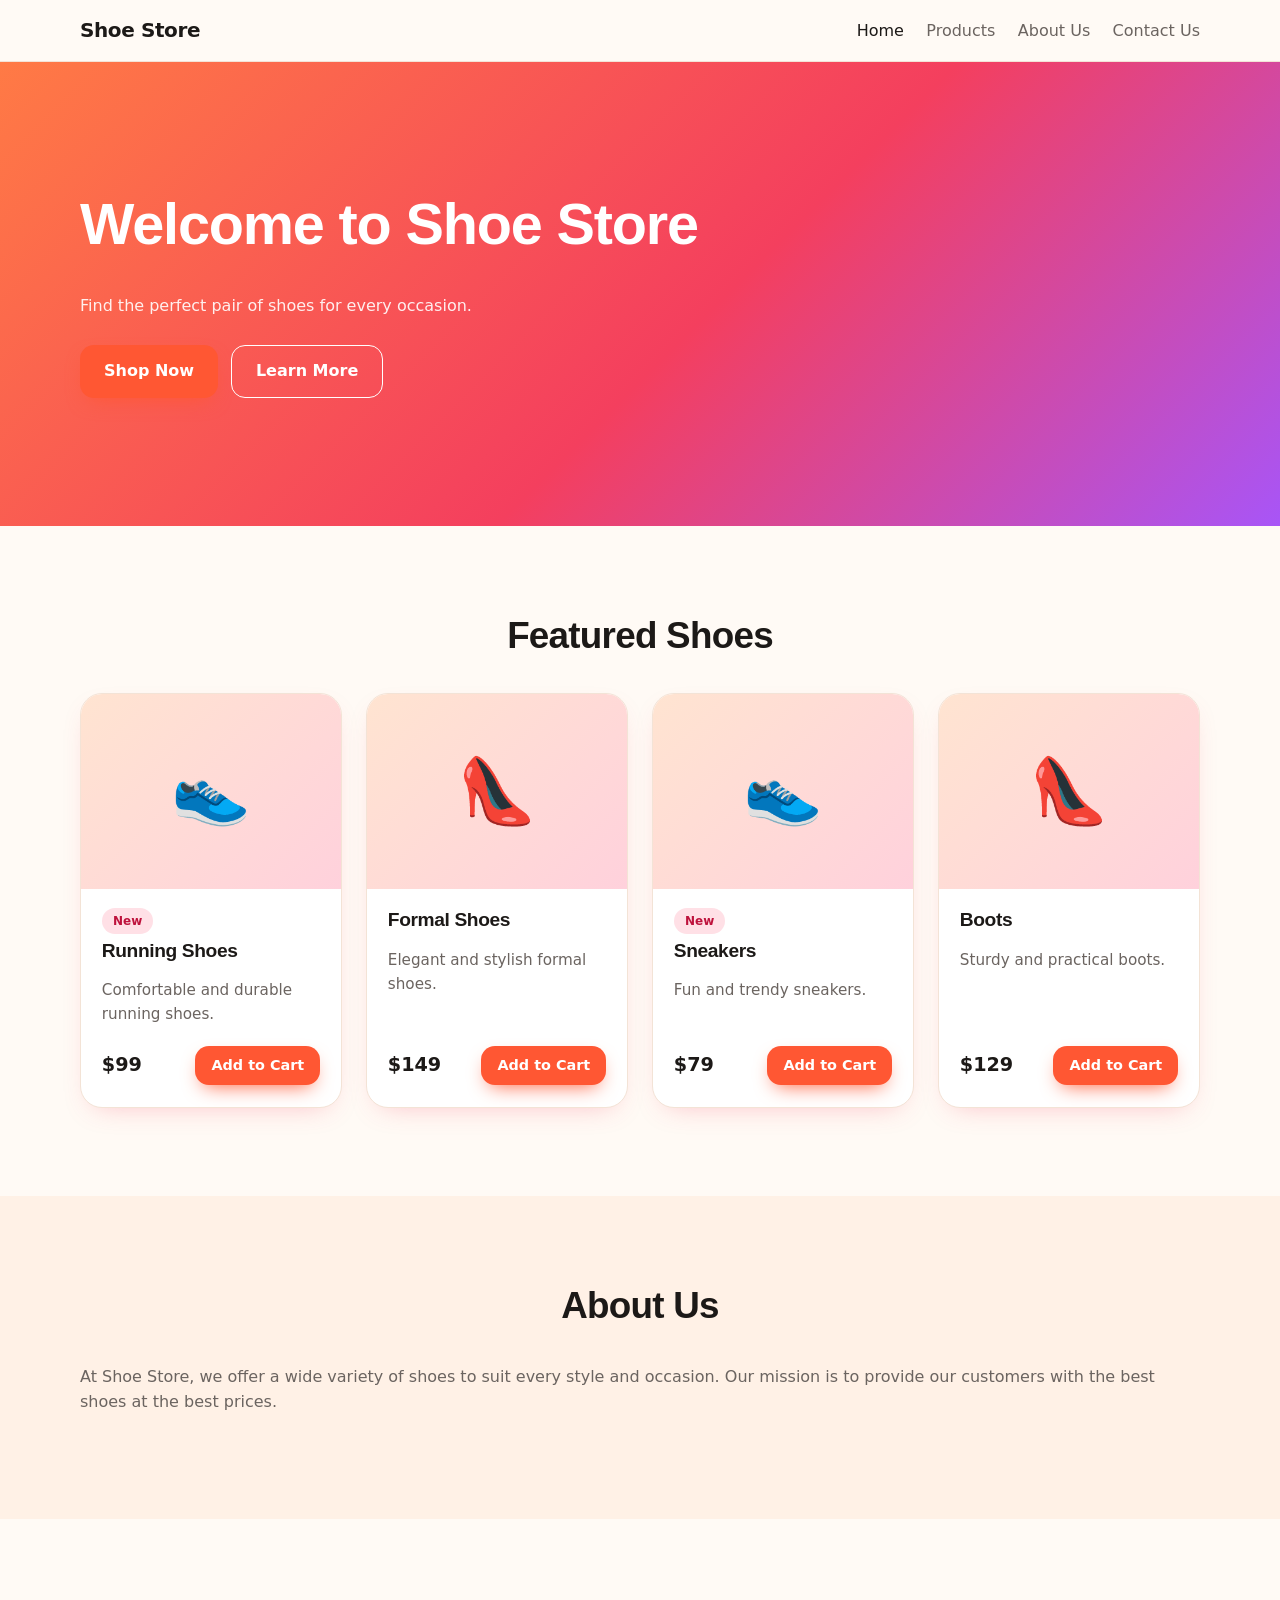
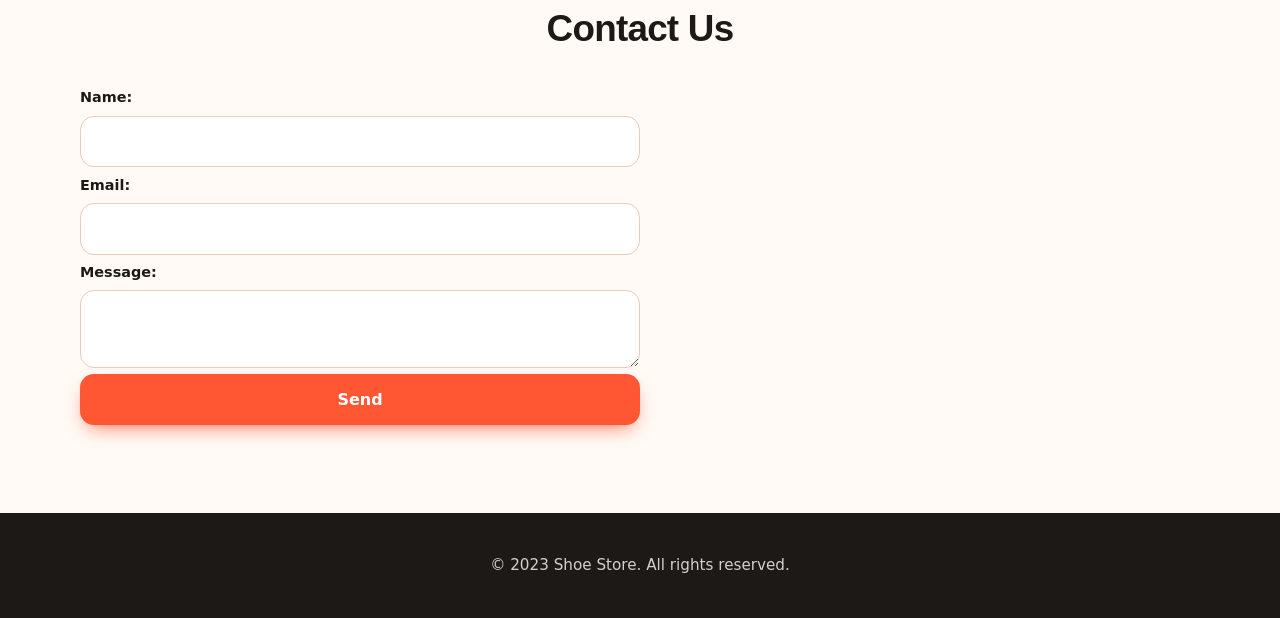
<file: samples/design_test/index.html>
<!DOCTYPE html>
<html lang="en">
<head>
    <meta charset="UTF-8">
    <meta name="viewport" content="width=device-width, initial-scale=1.0">
    <title>Shoe Store</title>
    <link rel="stylesheet" href="theme.css">
    <link rel="stylesheet" href="styles.css">
</head>
<body>
    <header class="navbar">
        <div class="container nav-inner">
            <a class="brand" href="index.html">Shoe Store</a>
            <nav class="nav-links">
                <a href="index.html" class="active">Home</a>
                <a href="products.html">Products</a>
                <a href="about.html">About Us</a>
                <a href="contact.html">Contact Us</a>
            </nav>
        </div>
    </header>

    <section class="hero">
        <div class="container">
            <h1>Welcome to Shoe Store</h1>
            <p>Find the perfect pair of shoes for every occasion.</p>
            <div class="btn-row">
                <a class="btn" href="products.html">Shop Now</a>
                <a class="btn btn-outline" href="about.html">Learn More</a>
            </div>
        </div>
    </section>

    <section class="section" id="products">
        <div class="container">
            <h2 class="section-title">Featured Shoes</h2>
            <div class="grid">
                <article class="card">
                    <div class="card-img">👟</div>
                    <div class="card-body">
                        <span class="badge">New</span>
                        <h3>Running Shoes</h3>
                        <p>Comfortable and durable running shoes.</p>
                        <div class="card-foot">
                            <span class="price">$99</span>
                            <button class="btn btn-sm">Add to Cart</button>
                        </div>
                    </div>
                </article>
                <article class="card">
                    <div class="card-img">👠</div>
                    <div class="card-body">
                        <h3>Formal Shoes</h3>
                        <p>Elegant and stylish formal shoes.</p>
                        <div class="card-foot">
                            <span class="price">$149</span>
                            <button class="btn btn-sm">Add to Cart</button>
                        </div>
                    </div>
                </article>
                <article class="card">
                    <div class="card-img">👟</div>
                    <div class="card-body">
                        <span class="badge">New</span>
                        <h3>Sneakers</h3>
                        <p>Fun and trendy sneakers.</p>
                        <div class="card-foot">
                            <span class="price">$79</span>
                            <button class="btn btn-sm">Add to Cart</button>
                        </div>
                    </div>
                </article>
                <article class="card">
                    <div class="card-img">👠</div>
                    <div class="card-body">
                        <h3>Boots</h3>
                        <p>Sturdy and practical boots.</p>
                        <div class="card-foot">
                            <span class="price">$129</span>
                            <button class="btn btn-sm">Add to Cart</button>
                        </div>
                    </div>
                </article>
            </div>
        </div>
    </section>

    <section class="section alt" id="about">
        <div class="container">
            <h2 class="section-title">About Us</h2>
            <p>At Shoe Store, we offer a wide variety of shoes to suit every style and occasion. Our mission is to provide our customers with the best shoes at the best prices.</p>
        </div>
    </section>

    <section class="section" id="contact">
        <div class="container">
            <h2 class="section-title">Contact Us</h2>
            <form class="form-row">
                <label for="name">Name:</label>
                <input type="text" id="name" name="name" required>
                <label for="email">Email:</label>
                <input type="email" id="email" name="email" required>
                <label for="message">Message:</label>
                <textarea id="message" name="message" required></textarea>
                <button class="btn" type="submit">Send</button>
            </form>
        </div>
    </section>

    <footer class="footer">
        <div class="container">
            <p>&copy; 2023 Shoe Store. All rights reserved.</p>
        </div>
    </footer>

    <script src="script.js"></script>
</body>
</html>
</file>
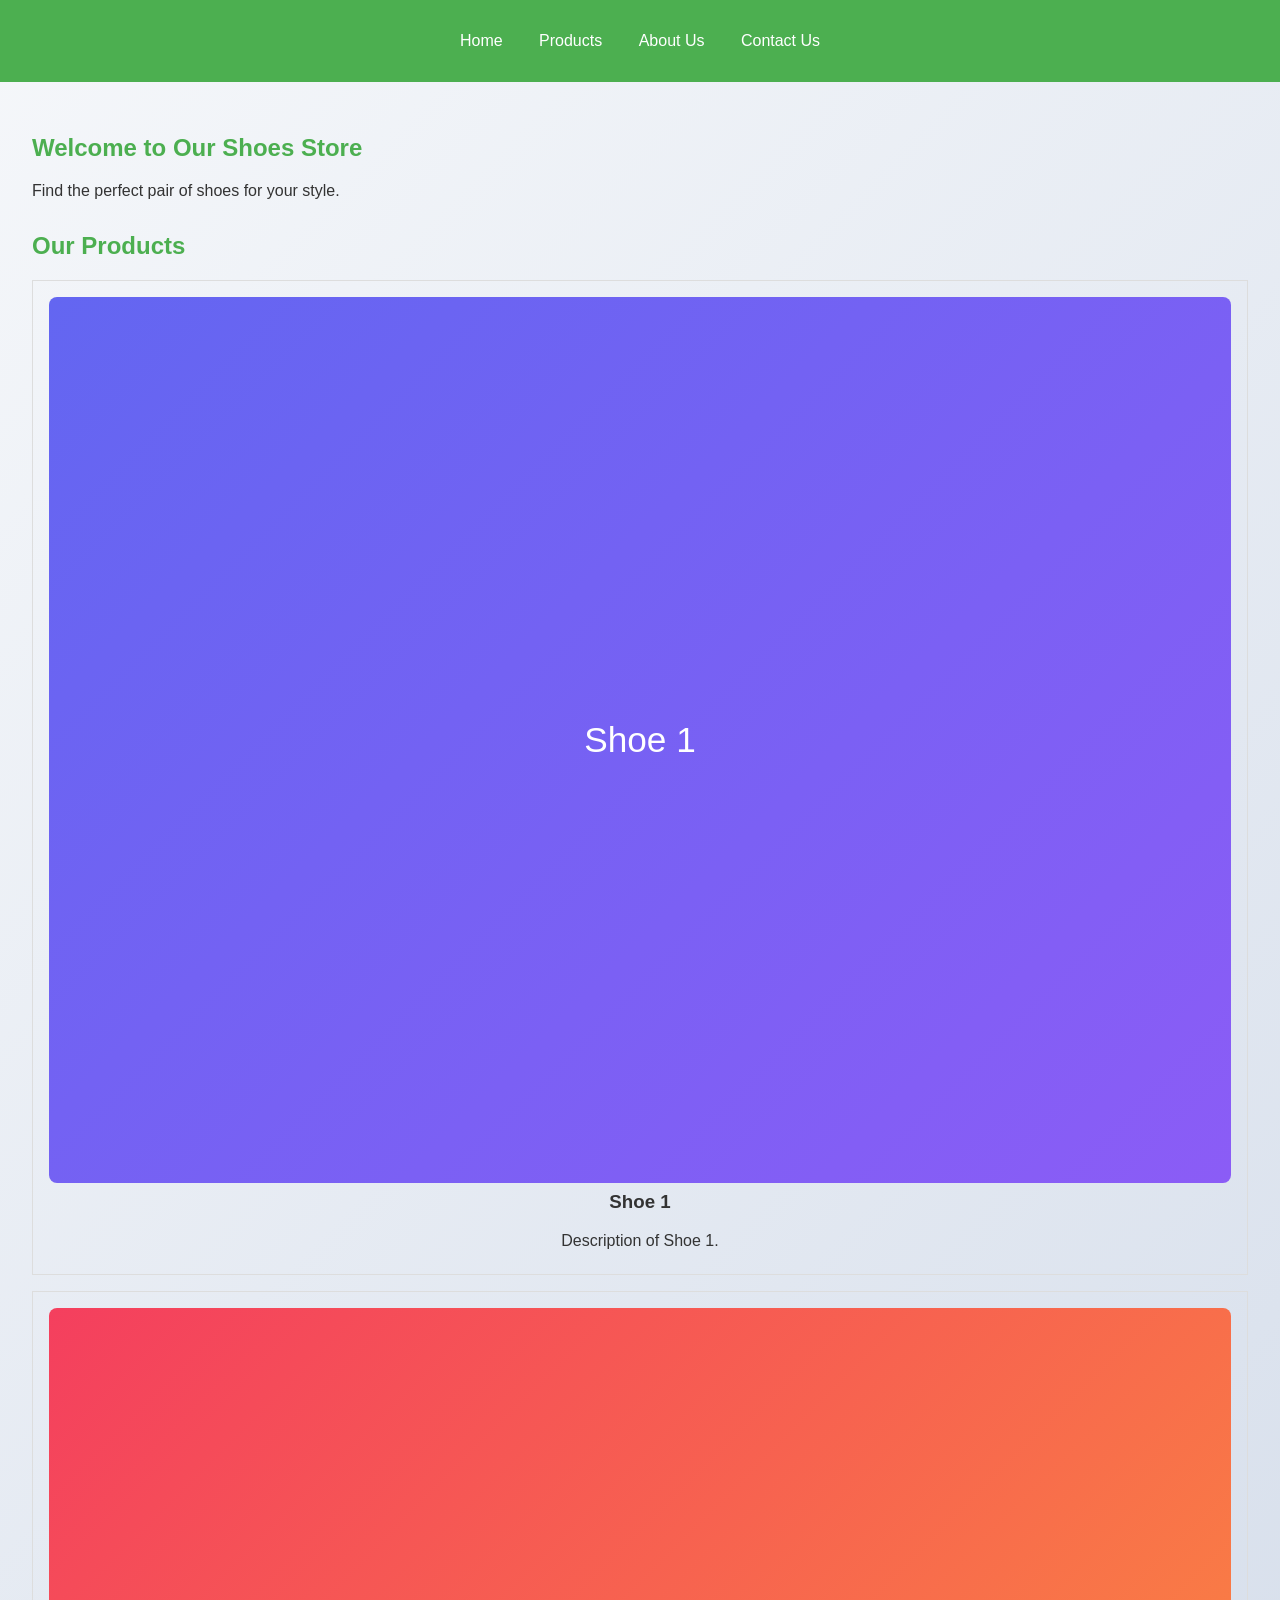
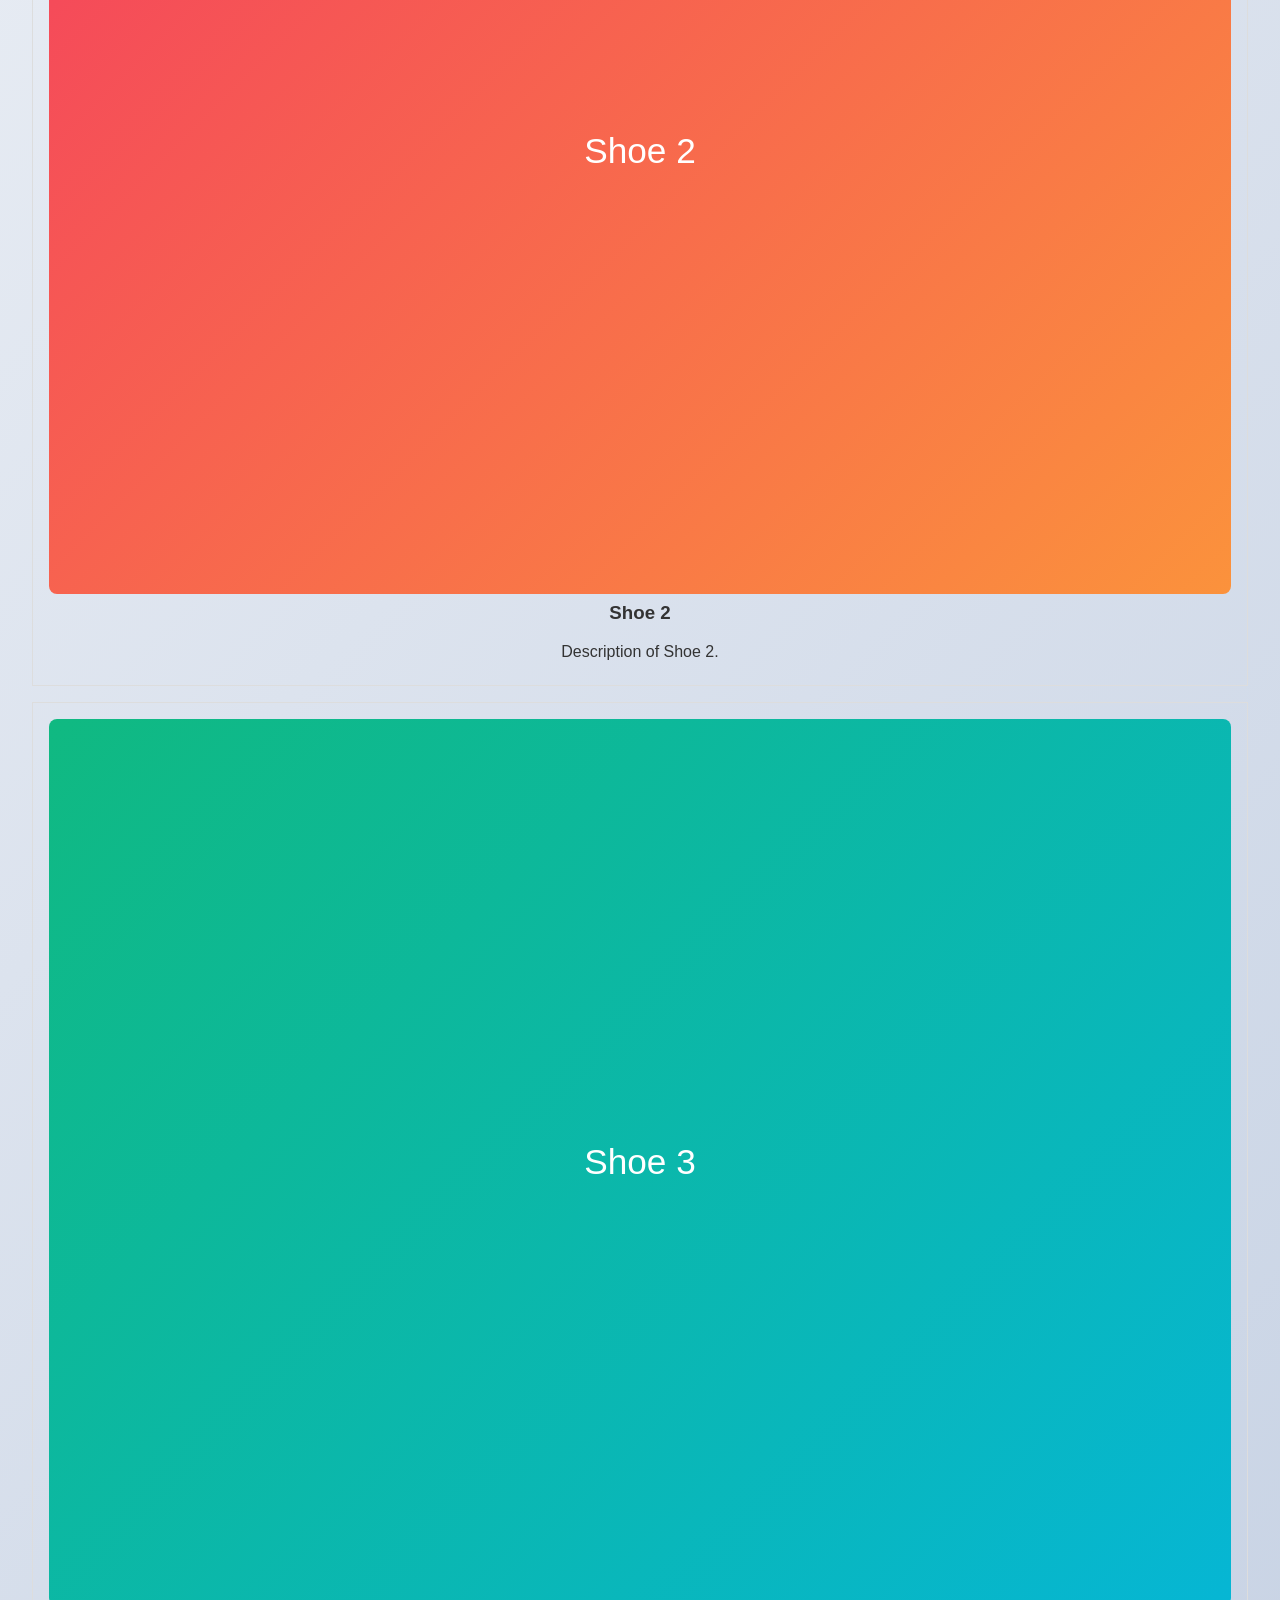
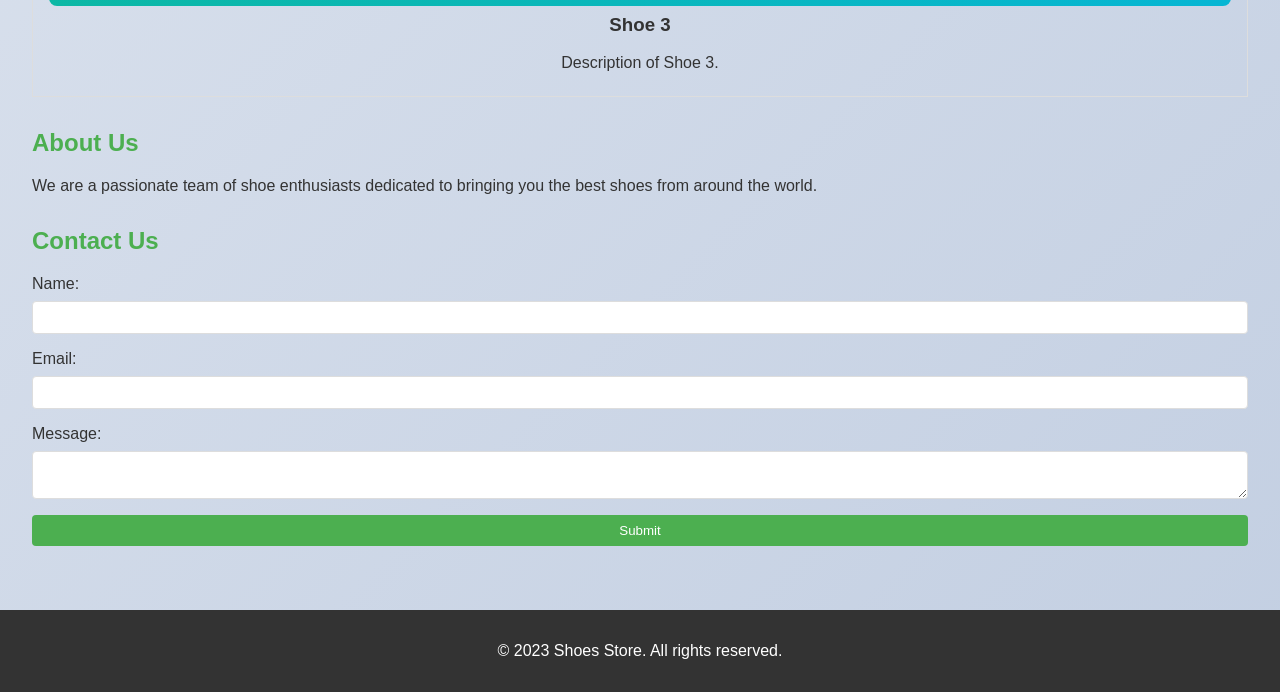
<file: samples/shoe_store_test/index.html>
<!DOCTYPE html>
<html lang="en">
<head>
    <meta charset="UTF-8">
    <meta name="viewport" content="width=device-width, initial-scale=1.0">
    <meta name="description" content="Welcome to our shoes store. Find the perfect pair of shoes for your style.">
    <meta name="keywords" content="shoes, store, fashion, footwear, sneakers, boots, heels">
    <meta name="robots" content="index, follow">
    <title>Shoes Store</title>
    <link rel="stylesheet" href="styles.css">
</head>
<body>
    <header>
        <nav>
            <ul>
                <li><a href="#home">Home</a></li>
                <li><a href="#products">Products</a></li>
                <li><a href="#about">About Us</a></li>
                <li><a href="#contact">Contact Us</a></li>
            </ul>
        </nav>
    </header>
    <main>
        <section id="home">
            <h1>Welcome to Our Shoes Store</h1>
            <p>Find the perfect pair of shoes for your style.</p>
        </section>
        <section id="products">
            <h2>Our Products</h2>
            <div class="product">
                <div role="img" aria-label="Shoe 1" style="width:100%;aspect-ratio:4/3;display:flex;align-items:center;justify-content:center;font-size:2.2rem;color:#fff;border-radius:8px;background:linear-gradient(135deg,#6366f1,#8b5cf6)">Shoe 1</div>
                <h3>Shoe 1</h3>
                <p>Description of Shoe 1.</p>
            </div>
            <div class="product">
                <div role="img" aria-label="Shoe 2" style="width:100%;aspect-ratio:4/3;display:flex;align-items:center;justify-content:center;font-size:2.2rem;color:#fff;border-radius:8px;background:linear-gradient(135deg,#f43f5e,#fb923c)">Shoe 2</div>
                <h3>Shoe 2</h3>
                <p>Description of Shoe 2.</p>
            </div>
            <div class="product">
                <div role="img" aria-label="Shoe 3" style="width:100%;aspect-ratio:4/3;display:flex;align-items:center;justify-content:center;font-size:2.2rem;color:#fff;border-radius:8px;background:linear-gradient(135deg,#10b981,#06b6d4)">Shoe 3</div>
                <h3>Shoe 3</h3>
                <p>Description of Shoe 3.</p>
            </div>
        </section>
        <section id="about">
            <h2>About Us</h2>
            <p>We are a passionate team of shoe enthusiasts dedicated to bringing you the best shoes from around the world.</p>
        </section>
        <section id="contact">
            <h2>Contact Us</h2>
            <form id="contact-form">
                <label for="name">Name:</label>
                <input type="text" id="name" name="name" required>
                <label for="email">Email:</label>
                <input type="email" id="email" name="email" required>
                <label for="message">Message:</label>
                <textarea id="message" name="message" required></textarea>
                <button type="submit">Submit</button>
            </form>
        </section>
    </main>
    <footer>
        <p>&copy; 2023 Shoes Store. All rights reserved.</p>
    </footer>
    <script src="script.js"></script>
</body>
</html>
</file>
<file: samples/design_test/theme.css>
/* DevForge theme: vibrant */
:root{--bg:#fffaf5;--bg-alt:#fff1e6;--surface:#ffffff;--text:#1c1917;--muted:#6b6460;--primary:#FF5733;--primary-contrast:#ffffff;--border:#f3e3d6;--border-strong:#e8cdb9;--radius:22px;--radius-sm:14px;--shadow:0 10px 28px -14px rgba(244,63,94,.35);--shadow-lg:0 24px 50px -18px #FF573388;--font:'Segoe UI', system-ui, -apple-system, 'Helvetica Neue', Roboto, Arial, sans-serif;--heading-font:'Trebuchet MS', 'Segoe UI', sans-serif;--hero-bg:linear-gradient(135deg,#ff7a45 0%,#f43f5e 55%,#a855f7 100%);--hero-text:#ffffff;--hero-muted:rgba(255,255,255,.9);--nav-bg:rgba(255,250,245,.88);--img-bg:linear-gradient(135deg,#ffe4d1,#ffd1dc);--badge-bg:#ffe0e6;--badge-text:#be123c;--footer-bg:#1c1917;--footer-text:#d6cfc9}

*,*::before,*::after{box-sizing:border-box}
html{scroll-behavior:smooth}
body{margin:0;font-family:var(--font);background:var(--bg);color:var(--text);line-height:1.6;-webkit-font-smoothing:antialiased}
img,svg,video{max-width:100%;display:block}
h1,h2,h3,h4{font-family:var(--heading-font);line-height:1.2;margin:0 0 .6em;letter-spacing:-.02em;color:var(--text)}
h1{font-size:clamp(2.2rem,5vw,3.6rem);font-weight:800}
h2{font-size:clamp(1.6rem,3vw,2.3rem);font-weight:700}
h3{font-size:1.2rem;font-weight:650}
p{margin:0 0 1em;color:var(--muted)}
a{color:var(--primary);text-decoration:none}
a:hover{text-decoration:underline}
ul,ol{padding-left:1.2rem;color:var(--muted)}
hr{border:0;border-top:1px solid var(--border);margin:2rem 0}

.container{width:min(1120px,92%);margin-inline:auto}
.section{padding:clamp(3rem,7vw,5.5rem) 0}
.alt{background:var(--bg-alt)}
.section-title{text-align:center;margin-bottom:2.2rem}
.muted{color:var(--muted)}
.lead{font-size:1.2rem;max-width:56ch}
.center{text-align:center}
.stack>*+*{margin-top:1rem}

.navbar{position:sticky;top:0;z-index:50;background:var(--nav-bg);backdrop-filter:saturate(1.4) blur(12px);-webkit-backdrop-filter:saturate(1.4) blur(12px);border-bottom:1px solid var(--border)}
.nav-inner{display:flex;align-items:center;justify-content:space-between;gap:1rem;padding:.9rem 0;flex-wrap:wrap}
.brand{font-weight:800;font-size:1.25rem;color:var(--text);letter-spacing:-.02em}
.brand:hover{text-decoration:none}
.nav-links{display:flex;gap:1.4rem;flex-wrap:wrap;align-items:center}
.nav-links a{color:var(--muted);font-weight:500;transition:color .2s}
.nav-links a:hover,.nav-links a.active{color:var(--text);text-decoration:none}

.hero{padding:clamp(4rem,10vw,8rem) 0;background:var(--hero-bg);position:relative;overflow:hidden}
.hero h1{color:var(--hero-text)}
.hero p,.hero .lead{color:var(--hero-muted)}
.hero .btn-outline{color:var(--hero-text);border-color:currentColor}
.hero .btn-outline:hover{background:rgba(255,255,255,.12)}

.btn,button,input[type=submit]{display:inline-flex;align-items:center;justify-content:center;gap:.5rem;padding:.8rem 1.5rem;border:0;border-radius:var(--radius-sm);background:var(--primary);color:var(--primary-contrast);font:inherit;font-weight:600;cursor:pointer;transition:transform .15s,box-shadow .2s,filter .2s;box-shadow:0 8px 20px -8px var(--primary)}
.btn:hover,button:hover,input[type=submit]:hover{transform:translateY(-2px);filter:brightness(1.08);text-decoration:none}
.btn:active,button:active{transform:translateY(0)}
.btn-outline{background:transparent;color:var(--text);border:1.5px solid var(--border-strong);box-shadow:none}
.btn-outline:hover{background:var(--bg-alt)}
.btn-sm{padding:.5rem 1rem;font-size:.9rem}
.btn-row{display:flex;gap:.8rem;flex-wrap:wrap;margin-top:1.6rem}

.grid{display:grid;grid-template-columns:repeat(auto-fill,minmax(250px,1fr));gap:1.5rem}
.grid-2{display:grid;grid-template-columns:repeat(auto-fit,minmax(300px,1fr));gap:2rem;align-items:center}
.card{background:var(--surface);border:1px solid var(--border);border-radius:var(--radius);overflow:hidden;box-shadow:var(--shadow);transition:transform .25s,box-shadow .25s;display:flex;flex-direction:column}
.card:hover{transform:translateY(-6px);box-shadow:var(--shadow-lg)}
.card-img{aspect-ratio:4/3;display:grid;place-items:center;font-size:4rem;background:var(--img-bg)}
.card-body{padding:1.2rem 1.3rem 1.4rem;display:flex;flex-direction:column;gap:.3rem;flex:1}
.card-body p{margin:0;font-size:.95rem}
.card-foot{display:flex;align-items:center;justify-content:space-between;gap:.6rem;margin-top:auto;padding-top:.9rem}
.price{font-weight:800;font-size:1.2rem;color:var(--text)}
.badge,.tag{display:inline-block;padding:.2rem .7rem;border-radius:999px;font-size:.75rem;font-weight:700;background:var(--badge-bg);color:var(--badge-text);width:fit-content}
.pill{display:inline-grid;place-items:center;min-width:1.4rem;height:1.4rem;padding:0 .4rem;border-radius:999px;background:var(--primary);color:var(--primary-contrast);font-size:.75rem;font-weight:700}
.stats{display:grid;grid-template-columns:repeat(auto-fit,minmax(160px,1fr));gap:1.5rem;text-align:center}
.stats strong{display:block;font-size:2.2rem;color:var(--primary)}
.cta{background:var(--hero-bg);color:var(--hero-text);border-radius:var(--radius);padding:3rem;text-align:center;border:1px solid var(--border)}
.cta h2{color:var(--hero-text)}
.cta p{color:var(--hero-muted)}

form{display:grid;gap:1rem;max-width:560px}
.form-row{display:grid;gap:.4rem}
label{font-weight:600;font-size:.9rem;color:var(--text)}
input,textarea,select{width:100%;padding:.75rem 1rem;border-radius:var(--radius-sm);border:1px solid var(--border-strong);background:var(--surface);color:var(--text);font:inherit}
input:focus,textarea:focus,select:focus{outline:2px solid var(--primary);outline-offset:1px}
table{width:100%;border-collapse:collapse}
th,td{padding:.75rem 1rem;text-align:left;border-bottom:1px solid var(--border)}
th{color:var(--muted);font-size:.8rem;text-transform:uppercase;letter-spacing:.05em}

.footer,footer{background:var(--footer-bg);color:var(--footer-text);padding:2.5rem 0;text-align:center;font-size:.95rem}
.footer p,footer p{color:inherit;margin:0}
.footer a,footer a{color:inherit;text-decoration:underline}

@media (max-width:640px){.nav-inner{justify-content:center}.hero{text-align:center}.btn-row{justify-content:center}.hero .lead{margin-inline:auto}}
</file>
<file: samples/design_test/styles.css>
/* styles.css */

/* Small page-specific extras */

/* Cart panel */
.cart-panel {
    position: fixed;
    top: 60px;
    right: 20px;
    width: 300px;
    background: #fff;
    box-shadow: 0 0 10px rgba(0, 0, 0, 0.1);
    z-index: 1000;
    display: none;
}

.cart-panel .cart-header {
    background: #f1f1f1;
    padding: 10px;
    text-align: center;
    font-weight: bold;
}

.cart-panel .cart-items {
    max-height: 300px;
    overflow-y: auto;
    padding: 10px;
}

.cart-panel .cart-item {
    display: flex;
    justify-content: space-between;
    align-items: center;
    margin-bottom: 10px;
}

.cart-panel .cart-item .item-name {
    flex: 1;
}

.cart-panel .cart-item .item-price {
    font-weight: bold;
}

.cart-panel .cart-footer {
    padding: 10px;
    text-align: right;
}

.cart-panel .cart-footer .total {
    font-size: 1.2em;
    font-weight: bold;
}

.cart-panel .cart-footer .checkout-btn {
    background: #007bff;
    color: #fff;
    border: none;
    padding: 10px 20px;
    cursor: pointer;
}

.cart-panel .cart-footer .checkout-btn:hover {
    background: #0056b3;
}

/* Responsive adjustments */
@media (max-width: 768px) {
    .cart-panel {
        right: 10px;
        width: 90%;
    }
}
</file>
<file: samples/shoe_store_test/styles.css>
/* styles.css */

body {
    font-family: Arial, sans-serif;
    margin: 0;
    padding: 0;
    background: linear-gradient(135deg, #f5f7fa, #c3cfe2);
    color: #333;
}

header {
    background: #4CAF50;
    color: white;
    padding: 1rem 0;
    text-align: center;
}

nav ul {
    list-style-type: none;
    padding: 0;
}

nav ul li {
    display: inline;
    margin: 0 1rem;
}

nav ul li a {
    color: white;
    text-decoration: none;
}

main {
    padding: 2rem;
}

section {
    margin-bottom: 2rem;
}

h1, h2 {
    color: #4CAF50;
}

.product {
    border: 1px solid #ddd;
    padding: 1rem;
    margin-bottom: 1rem;
    text-align: center;
}

.product img {
    max-width: 100%;
    height: auto;
}

.product h3 {
    margin-top: 0.5rem;
}

.product p {
    margin: 0.5rem 0;
}

form {
    display: flex;
    flex-direction: column;
}

form label {
    margin-bottom: 0.5rem;
}

form input, form textarea {
    padding: 0.5rem;
    margin-bottom: 1rem;
    border: 1px solid #ddd;
    border-radius: 4px;
}

form button {
    padding: 0.5rem;
    background: #4CAF50;
    color: white;
    border: none;
    border-radius: 4px;
    cursor: pointer;
}

form button:hover {
    background: #45a049;
}

footer {
    text-align: center;
    padding: 1rem 0;
    background: #333;
    color: white;
}

@media (max-width: 600px) {
    nav ul li {
        display: block;
        margin: 0.5rem 0;
    }
}
</file>
